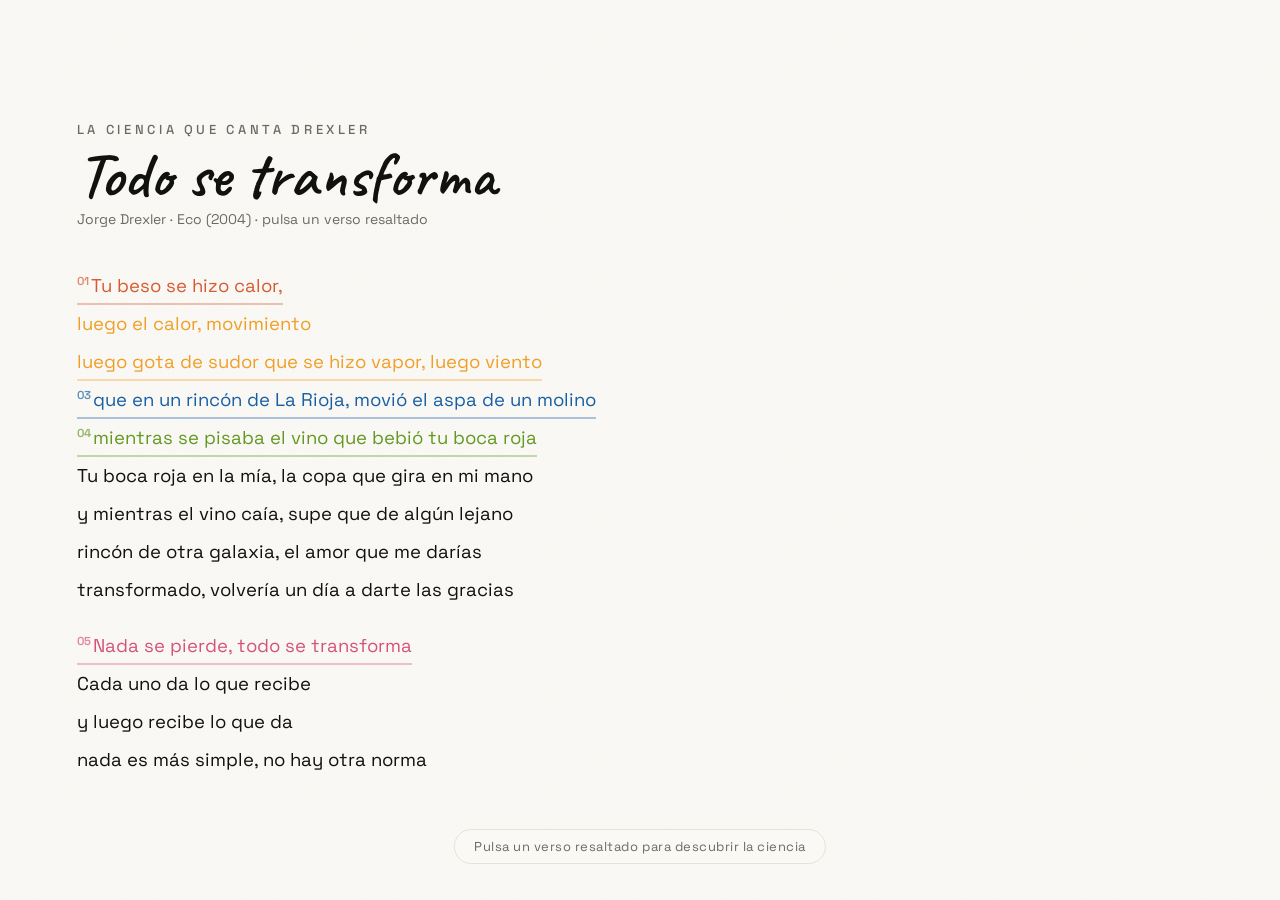
<file: atril-todo-se-transforma.html>
<!DOCTYPE html>
<html lang="es">
<head>
<meta charset="UTF-8">
<meta name="viewport" content="width=device-width, initial-scale=1.0">
<title>Todo se transforma — Atril interactivo</title>
<link rel="preconnect" href="https://fonts.googleapis.com">
<link rel="preconnect" href="https://fonts.gstatic.com" crossorigin>
<link href="https://fonts.googleapis.com/css2?family=Space+Grotesk:wght@300;400;500;600;700&family=Caveat:wght@400;500;600;700&display=swap" rel="stylesheet">
<style>
  :root{
    --negro:#111110;
    --blanco:#FAF9F5;
    --gris:#6B6A64;
    --gris-claro:#E4E2D9;
    /* colores de acento por verso */
    --naranja:#D85A30;
    --amarillo:#EF9F27;
    --azul:#185FA5;
    --verde:#639922;
    --rosa:#D4537E;
  }
  *{margin:0;padding:0;box-sizing:border-box;}
  html,body{height:100%;}
  body{
    font-family:'Space Grotesk',sans-serif;
    background:var(--blanco);
    color:var(--negro);
    overflow:hidden;
    -webkit-font-smoothing:antialiased;
  }
  .sr-only{position:absolute;width:1px;height:1px;overflow:hidden;clip:rect(0,0,0,0);}

  /* textura papel sutil */
  body::before{
    content:"";position:fixed;inset:0;pointer-events:none;z-index:0;
    opacity:.035;
    background-image:url("data:image/svg+xml,%3Csvg xmlns='http://www.w3.org/2000/svg' width='120' height='120'%3E%3Cfilter id='n'%3E%3CfeTurbulence type='fractalNoise' baseFrequency='0.9' numOctaves='3'/%3E%3C/filter%3E%3Crect width='100%25' height='100%25' filter='url(%23n)'/%3E%3C/svg%3E");
  }

  .stage{
    position:relative;z-index:1;
    height:100vh;width:100vw;
    display:flex;align-items:stretch;
    transition:none;
  }

  /* ---- columna letra ---- */
  .lyrics{
    flex:1 1 100%;
    display:flex;flex-direction:column;justify-content:center;
    padding:clamp(2rem,6vw,7rem);
    transition:flex-basis .7s cubic-bezier(.65,0,.35,1), padding .7s cubic-bezier(.65,0,.35,1);
    overflow-y:auto;
  }
  .stage.open .lyrics{
    flex-basis:42%;
    padding-left:clamp(2rem,4vw,4rem);
    padding-right:clamp(1.5rem,2.5vw,2.5rem);
  }
  .eyebrow{
    font-size:13px;letter-spacing:.28em;text-transform:uppercase;
    color:var(--gris);font-weight:500;margin-bottom:.4rem;
  }
  .song-title{
    font-family:'Caveat',cursive;
    font-size:clamp(2.6rem,5vw,4.4rem);
    line-height:.95;font-weight:600;margin-bottom:.3rem;
  }
  .song-sub{font-size:14px;color:var(--gris);margin-bottom:clamp(1.5rem,3vw,2.5rem);}
  .lyric-body{
    font-size:clamp(1rem,1.45vw,1.35rem);
    line-height:2.05;
    max-width:46ch;
  }
  .stage.open .lyric-body{font-size:clamp(.95rem,1.1vw,1.1rem);line-height:1.95;}
  .line{display:block;color:var(--negro);}
  .verse-gap{height:1.1rem;}

  /* versos clicables */
  .v{
    cursor:pointer;border:none;background:none;font:inherit;color:inherit;
    text-align:left;padding:.05em .18em;margin:-.05em -.18em;
    border-radius:4px;position:relative;display:inline;
    transition:background .25s ease,color .25s ease;
    -webkit-tap-highlight-color:transparent;
  }
  .v::after{
    content:"";position:absolute;left:.18em;right:.18em;bottom:.02em;
    height:2px;background:currentColor;opacity:.35;
    transform:scaleX(1);transform-origin:left;
  }
  .v:hover,.v:focus-visible{outline:none;}
  .v[data-c="naranja"]{color:var(--naranja);}
  .v[data-c="amarillo"]{color:var(--amarillo);}
  .v[data-c="azul"]{color:var(--azul);}
  .v[data-c="verde"]{color:var(--verde);}
  .v[data-c="rosa"]{color:var(--rosa);}
  .v:hover,.v:focus-visible{background:currentColor;}
  .v:hover .vt,.v:focus-visible .vt{color:var(--blanco);}
  .vt{transition:color .25s ease;}
  .v.active{background:currentColor;}
  .v.active .vt{color:var(--blanco);}
  .v .num{
    font-size:.62em;vertical-align:.55em;font-weight:600;
    opacity:.7;margin-right:.15em;letter-spacing:0;
  }

  /* ---- panel ficha ---- */
  .panel{
    flex:0 0 0;width:0;overflow:hidden;
    background:var(--negro);color:var(--blanco);
    transition:flex-basis .7s cubic-bezier(.65,0,.35,1),width .7s cubic-bezier(.65,0,.35,1);
    display:flex;flex-direction:column;
  }
  .stage.open .panel{flex-basis:58%;width:58%;}
  .panel-inner{
    height:100%;overflow-y:auto;
    padding:clamp(2rem,4vw,4.5rem) clamp(2rem,4vw,4.5rem);
    opacity:0;transform:translateX(28px);
    transition:opacity .5s ease .25s,transform .55s cubic-bezier(.2,.7,.3,1) .25s;
  }
  .stage.open .panel-inner{opacity:1;transform:none;}

  .accent-bar{height:5px;width:64px;border-radius:0;margin-bottom:1.6rem;}
  .ficha-tag{
    font-size:12px;letter-spacing:.26em;text-transform:uppercase;
    color:rgba(250,249,245,.55);font-weight:500;margin-bottom:.7rem;
  }
  .transform-label{
    font-size:clamp(1.5rem,2.6vw,2.3rem);font-weight:600;line-height:1.1;
    margin-bottom:.4rem;
  }
  .verse-quote{
    font-family:'Caveat',cursive;font-size:clamp(1.4rem,2.4vw,2rem);
    line-height:1.2;color:rgba(250,249,245,.85);margin-bottom:1.8rem;
  }
  /* "imagen": placeholder de ilustración */
  .figure{
    width:100%;aspect-ratio:16/8;border-radius:0;
    border:1.5px dashed rgba(250,249,245,.28);
    display:flex;align-items:center;justify-content:center;
    margin-bottom:1.8rem;position:relative;
    background:rgba(250,249,245,.03);
  }
  .figure svg{width:min(70%,360px);height:auto;}
  .figure .ph{
    position:absolute;bottom:10px;right:14px;font-size:11px;
    letter-spacing:.1em;text-transform:uppercase;color:rgba(250,249,245,.4);
  }
  .explain{font-size:clamp(.95rem,1.15vw,1.12rem);line-height:1.75;color:rgba(250,249,245,.9);margin-bottom:1.4rem;max-width:54ch;}
  .principle{
    border-top:1px solid rgba(250,249,245,.18);
    padding-top:1.1rem;margin-bottom:1.6rem;max-width:54ch;
  }
  .principle .k{font-size:12px;letter-spacing:.2em;text-transform:uppercase;color:rgba(250,249,245,.5);display:block;margin-bottom:.35rem;}
  .principle .v2{font-size:clamp(.92rem,1.1vw,1.05rem);line-height:1.65;color:rgba(250,249,245,.92);}

  .controls{display:flex;align-items:center;gap:14px;flex-wrap:wrap;}
  .audio-btn{
    display:inline-flex;align-items:center;gap:10px;
    background:var(--blanco);color:var(--negro);border:none;
    font:inherit;font-weight:500;font-size:15px;
    padding:.7rem 1.3rem;border-radius:0;cursor:pointer;
    transition:transform .15s ease,opacity .2s ease;
  }
  .audio-btn:hover{transform:translateY(-1px);}
  .audio-btn:active{transform:translateY(0) scale(.98);}
  .audio-note{font-size:12px;color:rgba(250,249,245,.45);}

  .close-btn{
    position:absolute;top:clamp(1.2rem,2.5vw,2rem);right:clamp(1.2rem,2.5vw,2rem);
    width:46px;height:46px;border-radius:50%;
    border:1px solid rgba(250,249,245,.35);background:none;color:var(--blanco);
    font-size:22px;cursor:pointer;line-height:1;z-index:5;
    display:flex;align-items:center;justify-content:center;
    transition:background .2s ease;
  }
  .close-btn:hover{background:rgba(250,249,245,.12);}

  /* hint inicial */
  .hint{
    position:fixed;bottom:clamp(1.5rem,4vh,3rem);left:50%;transform:translateX(-50%);
    font-size:13px;color:var(--gris);letter-spacing:.04em;z-index:3;
    background:var(--blanco);padding:.5rem 1.2rem;border:1px solid var(--gris-claro);
    border-radius:999px;transition:opacity .4s ease;
  }
  .stage.open ~ .hint{opacity:0;}

  @media (max-width:760px){
    .stage{flex-direction:column;}
    .stage.open .lyrics{flex-basis:auto;height:38%;}
    .stage.open .panel{flex-basis:auto;width:100%;height:62%;}
  }
  @media (prefers-reduced-motion:reduce){
    *{transition-duration:.01ms !important;}
  }
</style>
</head>
<body>
<h1 class="sr-only">Atril interactivo de la subsala Todo se transforma: la letra de la canción de Jorge Drexler con cinco versos que explican una transformación científica al pulsarlos.</h1>

<div class="stage" id="stage">
  <section class="lyrics" aria-label="Letra de Todo se transforma">
    <div class="eyebrow">La ciencia que canta Drexler</div>
    <div class="song-title">Todo se transforma</div>
    <div class="song-sub">Jorge Drexler · Eco (2004) · pulsa un verso resaltado</div>

    <div class="lyric-body">
      <button class="v" data-id="1" data-c="naranja">
        <span class="num">01</span><span class="vt">Tu beso se hizo calor,</span>
      </button>
      <button class="v" data-id="2" data-c="amarillo">
        <span class="vt">luego el calor, movimiento</span><br>
        <span class="vt">luego gota de sudor que se hizo vapor, luego viento</span>
      </button>
      <button class="v" data-id="3" data-c="azul">
        <span class="num">03</span><span class="vt">que en un rincón de La Rioja, movió el aspa de un molino</span>
      </button>
      <button class="v" data-id="4" data-c="verde">
        <span class="num">04</span><span class="vt">mientras se pisaba el vino que bebió tu boca roja</span>
      </button>
      <span class="line">Tu boca roja en la mía, la copa que gira en mi mano</span>
      <span class="line">y mientras el vino caía, supe que de algún lejano</span>
      <span class="line">rincón de otra galaxia, el amor que me darías</span>
      <span class="line">transformado, volvería un día a darte las gracias</span>

      <div class="verse-gap"></div>

      <button class="v" data-id="5" data-c="rosa">
        <span class="num">05</span><span class="vt">Nada se pierde, todo se transforma</span>
      </button>
      <span class="line">Cada uno da lo que recibe</span>
      <span class="line">y luego recibe lo que da</span>
      <span class="line">nada es más simple, no hay otra norma</span>
    </div>
  </section>

  <aside class="panel" id="panel" aria-live="polite">
    <button class="close-btn" id="closeBtn" aria-label="Cerrar explicación">&times;</button>
    <div class="panel-inner" id="panelInner"></div>
  </aside>
</div>

<div class="hint" id="hint">Pulsa un verso resaltado para descubrir la ciencia</div>

<script>
const DATA = {
  "1":{
    color:"var(--naranja)", tag:"Transformación 01 · energía química → térmica",
    label:"De química a calor",
    quote:"\u201CTu beso se hizo calor\u201D",
    fig:"flame",
    explain:"Un beso es, en el fondo, energía química. Las células del cuerpo guardan energía en los enlaces de las moléculas que comemos, y al activarse la liberan. Parte de esa energía se disipa siempre como calor: por eso la piel se enciende. El primer eslabón de la canción es una reacción exotérmica disfrazada de emoción.",
    pk:"Principio", pv:"En toda reacción química se libera o absorbe energía. Cuando se libera en forma de calor, se llama exotérmica \u2014 como la combustión, la respiración celular o, aquí, el roce de la piel."
  },
  "2":{
    color:"var(--amarillo)", tag:"Transformación 02 · energía térmica → cinética",
    label:"Del calor al movimiento",
    quote:"\u201CLuego el calor, movimiento\u2026 vapor, luego viento\u201D",
    fig:"wind",
    explain:"El calor no se queda quieto: pone materia en movimiento. El sudor se calienta, cambia de estado y se vuelve vapor; el aire caliente asciende y, al desplazarse, genera viento. La energía térmica se ha convertido en energía cinética \u2014 la energía del movimiento. Es, a pequeña escala, el mismo motor que mueve el clima del planeta.",
    pk:"Principio", pv:"El calor tiende a repartirse y, al hacerlo, mueve las cosas. Los cambios de estado (l\u00edquido \u2192 vapor) y las diferencias de temperatura en el aire son el origen del viento."
  },
  "3":{
    color:"var(--azul)", tag:"Transformación 03 · energía cinética → mecánica",
    label:"Del viento al trabajo",
    quote:"\u201CMovió el aspa de un molino\u201D",
    fig:"mill",
    explain:"El viento empuja las aspas y el molino gira: el movimiento del aire se convierte en trabajo mecánico aprovechable. Es el mismo principio de un aerogenerador moderno. La energía no aparece de la nada \u2014 venía del beso, del calor, del vapor \u2014 solo ha cambiado de forma una vez más.",
    pk:"Principio", pv:"Cuando una fuerza desplaza un objeto, realiza trabajo. El molino captura la energía cin\u00e9tica del viento y la transforma en movimiento \u00fatil: moler, bombear, generar."
  },
  "4":{
    color:"var(--verde)", tag:"Transformación 04 · conservación de la materia",
    label:"La materia también se transforma",
    quote:"\u201CSe pisaba el vino que bebió tu boca roja\u201D",
    fig:"matter",
    explain:"Aquí la canción da un salto sutil: ya no habla solo de energía, sino de materia. Pisar la uva y dejarla fermentar convierte el azúcar en alcohol \u2014 los mismos átomos, reordenados. Y al beberlo, el cuerpo lo vuelve a transformar. Lavoisier descubrió que en estos cambios nada de la materia se pierde: solo se recombina.",
    pk:"Ley de Lavoisier", pv:"En una reacción qu\u00edmica, la masa total se conserva: la materia no se crea ni se destruye, solo se transforma. La canci\u00f3n no habla solo de energía \u2014 mezcla las dos conservaciones."
  },
  "5":{
    color:"var(--rosa)", tag:"Principio · conservación",
    label:"Nada se pierde",
    quote:"\u201CNada se pierde, todo se transforma\u201D",
    fig:"cycle",
    explain:"Este verso es el estribillo y el corazón científico de la canción. Resume dos de las leyes más profundas de la física y la química: la energía y la materia no desaparecen, solo cambian de forma. El beso volvió a ser calor, viento, vino y, al final, gratitud. El recorrido de esta sala es circular por la misma razón: vuelves al principio, como la energía.",
    pk:"De Lavoisier a la termodinámica", pv:"Conservaci\u00f3n de la materia (Lavoisier, 1789) y conservaci\u00f3n de la energía (primer principio de la termodin\u00e1mica): dos pilares que la canci\u00f3n condensa en seis palabras."
  }
};

const FIGS = {
  flame:'<svg viewBox="0 0 120 120" fill="none" stroke="var(--naranja)" stroke-width="3"><path d="M60 20 C50 40 35 48 42 72 C46 88 58 96 60 100 C62 96 74 88 78 72 C85 48 70 40 60 20Z"/><path d="M60 55 C55 65 50 70 54 82 C57 90 60 92 60 94 C60 92 63 90 66 82 C70 70 65 65 60 55Z" stroke-opacity=".5"/></svg>',
  wind:'<svg viewBox="0 0 120 120" fill="none" stroke="var(--amarillo)" stroke-width="3" stroke-linecap="round"><path d="M20 45 H80 C92 45 92 30 82 30 C74 30 74 40 80 40"/><path d="M20 60 H94 C106 60 106 75 96 75 C88 75 88 65 94 65"/><path d="M20 75 H62 C72 75 72 88 64 88 C58 88 58 80 62 80"/></svg>',
  mill:'<svg viewBox="0 0 120 120" fill="none" stroke="var(--azul)" stroke-width="3" stroke-linecap="round" stroke-linejoin="round"><line x1="60" y1="60" x2="60" y2="105"/><g transform="rotate(15 60 55)"><line x1="60" y1="55" x2="60" y2="18"/><line x1="60" y1="55" x2="92" y2="73"/><line x1="60" y1="55" x2="28" y2="73"/></g><circle cx="60" cy="55" r="5" fill="var(--azul)" stroke="none"/></svg>',
  matter:'<svg viewBox="0 0 120 120" fill="none" stroke="var(--verde)" stroke-width="3"><circle cx="42" cy="48" r="11"/><circle cx="72" cy="42" r="11"/><circle cx="58" cy="74" r="11"/><line x1="51" y1="52" x2="63" y2="49" stroke-opacity=".6"/><line x1="68" y1="52" x2="61" y2="65" stroke-opacity=".6"/><line x1="50" y1="62" x2="49" y2="56" stroke-opacity=".6"/></svg>',
  cycle:'<svg viewBox="0 0 120 120" fill="none" stroke="var(--rosa)" stroke-width="3" stroke-linecap="round"><path d="M88 45 A35 35 0 1 0 92 70"/><path d="M78 30 L90 44 L74 50"/></svg>'
};

const stage=document.getElementById('stage');
const panelInner=document.getElementById('panelInner');
const closeBtn=document.getElementById('closeBtn');
const verses=document.querySelectorAll('.v');
let current=null;

function openVerse(id,btn){
  const d=DATA[id];
  panelInner.innerHTML=`
    <div class="accent-bar" style="background:${d.color}"></div>
    <div class="ficha-tag">${d.tag}</div>
    <div class="transform-label">${d.label}</div>
    <div class="verse-quote">${d.quote}</div>
    <div class="figure">${FIGS[d.fig]}<span class="ph">Ilustración · ${d.fig}</span></div>
    <p class="explain">${d.explain}</p>
    <div class="principle">
      <span class="k">${d.pk}</span>
      <span class="v2">${d.pv}</span>
    </div>
    <div class="controls">
      <button class="audio-btn" onclick="this.querySelector('span').textContent='Reproduciendo…'">
        <span>▶ Escuchar este verso</span>
      </button>
      <span class="audio-note">Voz a capela · solo este fragmento</span>
    </div>`;
  stage.classList.add('open');
  verses.forEach(v=>v.classList.remove('active'));
  btn.classList.add('active');
  current=id;
}
function close(){
  stage.classList.remove('open');
  verses.forEach(v=>v.classList.remove('active'));
  current=null;
}
verses.forEach(btn=>{
  btn.addEventListener('click',()=>{
    const id=btn.dataset.id;
    if(current===id){close();}else{openVerse(id,btn);}
  });
});
closeBtn.addEventListener('click',close);
document.addEventListener('keydown',e=>{if(e.key==='Escape')close();});
</script>
</body>
</html>
</file>
